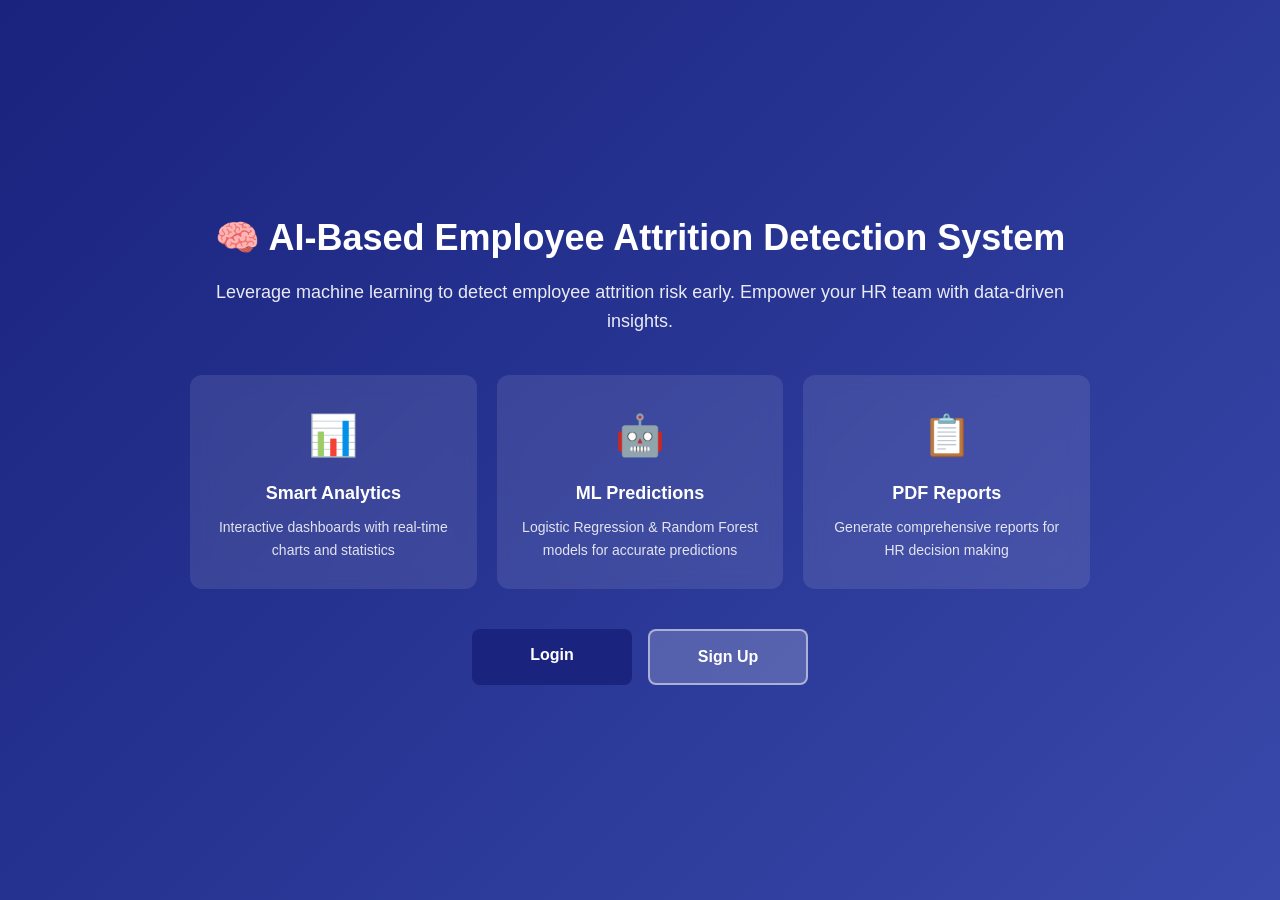
<file: templates/index.html>
<!DOCTYPE html>
<html lang="en">
<head>
    <meta charset="UTF-8">
    <meta name="viewport" content="width=device-width, initial-scale=1.0">
    <title>Employee Attrition Detection System</title>
    <link rel="stylesheet" href="/static/css/style.css">
</head>
<body class="landing-page">
    <div class="landing-container">
        <div class="landing-content">
            <h1>🧠 AI-Based Employee Attrition Detection System</h1>
            <p class="landing-subtitle">
                Leverage machine learning to detect employee attrition risk early.
                Empower your HR team with data-driven insights.
            </p>

            <div class="landing-features">
                <div class="feature-card">
                    <div class="feature-icon">📊</div>
                    <h3>Smart Analytics</h3>
                    <p>Interactive dashboards with real-time charts and statistics</p>
                </div>
                <div class="feature-card">
                    <div class="feature-icon">🤖</div>
                    <h3>ML Predictions</h3>
                    <p>Logistic Regression & Random Forest models for accurate predictions</p>
                </div>
                <div class="feature-card">
                    <div class="feature-icon">📋</div>
                    <h3>PDF Reports</h3>
                    <p>Generate comprehensive reports for HR decision making</p>
                </div>
            </div>

            <div class="landing-actions">
                <a href="/login" class="btn btn-primary btn-lg">Login</a>
                <a href="/signup" class="btn btn-secondary btn-lg">Sign Up</a>
            </div>
        </div>
    </div>
</body>
</html>
</file>
<file: static/css/style.css>
/* ══════════════════════════════════════════════════════════
   style.css - Main stylesheet
   AI-Based Employee Attrition Detection System
   ══════════════════════════════════════════════════════════ */

/* ── Reset & Base ────────────────────────────────────────── */
*, *::before, *::after {
    box-sizing: border-box;
    margin: 0;
    padding: 0;
}

:root {
    --primary: #1a237e;
    --primary-light: #3949ab;
    --secondary: #455a64;
    --success: #2e7d32;
    --danger: #c62828;
    --warning: #e65100;
    --info: #0277bd;
    --light: #f5f5f5;
    --dark: #212121;
    --white: #ffffff;
    --border: #e0e0e0;
    --shadow: 0 2px 8px rgba(0,0,0,0.1);
    --shadow-lg: 0 4px 16px rgba(0,0,0,0.15);
    --radius: 8px;
    --radius-lg: 12px;
    --transition: all 0.3s ease;
}

body {
    font-family: 'Segoe UI', Tahoma, Geneva, Verdana, sans-serif;
    background: var(--light);
    color: var(--dark);
    line-height: 1.6;
    min-height: 100vh;
}

a {
    color: var(--primary);
    text-decoration: none;
}

a:hover {
    text-decoration: underline;
}

/* ── Buttons ─────────────────────────────────────────────── */
.btn {
    display: inline-block;
    padding: 10px 20px;
    border: none;
    border-radius: var(--radius);
    font-size: 14px;
    font-weight: 600;
    cursor: pointer;
    transition: var(--transition);
    text-decoration: none;
    text-align: center;
    line-height: 1.5;
}

.btn:hover {
    transform: translateY(-1px);
    box-shadow: var(--shadow);
    text-decoration: none;
}

.btn-primary { background: var(--primary); color: var(--white); }
.btn-primary:hover { background: var(--primary-light); }
.btn-secondary { background: var(--secondary); color: var(--white); }
.btn-success { background: var(--success); color: var(--white); }
.btn-danger { background: var(--danger); color: var(--white); }
.btn-warning { background: var(--warning); color: var(--white); }
.btn-info { background: var(--info); color: var(--white); }
.btn-block { display: block; width: 100%; }
.btn-lg { padding: 14px 32px; font-size: 16px; }
.btn:disabled { opacity: 0.6; cursor: not-allowed; transform: none; }

/* ── Alerts / Flash Messages ─────────────────────────────── */
.alert {
    padding: 12px 20px;
    border-radius: var(--radius);
    margin-bottom: 16px;
    font-size: 14px;
    position: relative;
    animation: slideIn 0.3s ease;
}

@keyframes slideIn {
    from { opacity: 0; transform: translateY(-10px); }
    to { opacity: 1; transform: translateY(0); }
}

.alert-success { background: #e8f5e9; color: #1b5e20; border-left: 4px solid var(--success); }
.alert-error { background: #ffebee; color: #b71c1c; border-left: 4px solid var(--danger); }
.alert-warning { background: #fff3e0; color: #e65100; border-left: 4px solid var(--warning); }
.alert-info { background: #e3f2fd; color: #0d47a1; border-left: 4px solid var(--info); }

.alert-close {
    position: absolute;
    right: 12px;
    top: 50%;
    transform: translateY(-50%);
    cursor: pointer;
    font-size: 20px;
    opacity: 0.6;
}

.alert-close:hover { opacity: 1; }

/* ── Navigation Bar ──────────────────────────────────────── */
.navbar {
    background: var(--primary);
    color: var(--white);
    padding: 0 24px;
    display: flex;
    align-items: center;
    justify-content: space-between;
    height: 60px;
    box-shadow: var(--shadow);
    position: sticky;
    top: 0;
    z-index: 1000;
}

.nav-brand {
    font-size: 18px;
    font-weight: 700;
    letter-spacing: 0.5px;
}

.nav-links {
    display: flex;
    gap: 8px;
    align-items: center;
}

.nav-link {
    color: rgba(255,255,255,0.8);
    padding: 8px 16px;
    border-radius: var(--radius);
    font-size: 14px;
    font-weight: 500;
    transition: var(--transition);
    text-decoration: none;
}

.nav-link:hover, .nav-link.active {
    background: rgba(255,255,255,0.15);
    color: var(--white);
    text-decoration: none;
}

.nav-logout {
    background: rgba(198,40,40,0.3);
}

.nav-logout:hover {
    background: rgba(198,40,40,0.6);
}

.nav-toggle {
    display: none;
    font-size: 24px;
    cursor: pointer;
    color: var(--white);
}

/* ── Main Content ────────────────────────────────────────── */
.main-content {
    max-width: 1400px;
    margin: 0 auto;
    padding: 24px;
}

.page-header {
    margin-bottom: 24px;
}

.page-header h1 {
    font-size: 28px;
    color: var(--primary);
    margin-bottom: 4px;
}

.page-header p {
    color: var(--secondary);
    font-size: 14px;
}

/* ── Stats Grid ──────────────────────────────────────────── */
.stats-grid {
    display: grid;
    grid-template-columns: repeat(auto-fit, minmax(240px, 1fr));
    gap: 16px;
    margin-bottom: 24px;
}

.stat-card {
    background: var(--white);
    border-radius: var(--radius-lg);
    padding: 20px;
    display: flex;
    align-items: center;
    gap: 16px;
    box-shadow: var(--shadow);
    transition: var(--transition);
}

.stat-card:hover {
    transform: translateY(-2px);
    box-shadow: var(--shadow-lg);
}

.stat-icon {
    font-size: 36px;
    width: 60px;
    height: 60px;
    display: flex;
    align-items: center;
    justify-content: center;
    border-radius: 50%;
}

.stat-blue .stat-icon { background: #e3f2fd; }
.stat-green .stat-icon { background: #e8f5e9; }
.stat-red .stat-icon { background: #ffebee; }
.stat-orange .stat-icon { background: #fff3e0; }

.stat-info h3 {
    font-size: 24px;
    font-weight: 700;
    color: var(--dark);
}

.stat-info p {
    font-size: 13px;
    color: var(--secondary);
}

/* ── Action Bar ──────────────────────────────────────────── */
.action-bar {
    display: flex;
    flex-wrap: wrap;
    gap: 10px;
    margin-bottom: 24px;
    padding: 16px;
    background: var(--white);
    border-radius: var(--radius-lg);
    box-shadow: var(--shadow);
    align-items: center;
}

.upload-form {
    display: inline-block;
}

.upload-label {
    cursor: pointer;
}

/* ── Charts Grid ─────────────────────────────────────────── */
.charts-grid {
    display: grid;
    grid-template-columns: repeat(auto-fit, minmax(450px, 1fr));
    gap: 20px;
    margin-bottom: 24px;
}

.chart-card {
    background: var(--white);
    border-radius: var(--radius-lg);
    padding: 20px;
    box-shadow: var(--shadow);
}

.chart-card h3 {
    font-size: 16px;
    color: var(--primary);
    margin-bottom: 16px;
    padding-bottom: 8px;
    border-bottom: 2px solid var(--border);
}

.chart-placeholder {
    display: flex;
    align-items: center;
    justify-content: center;
    height: 200px;
    color: var(--secondary);
    font-style: italic;
}

/* ── Tables ──────────────────────────────────────────────── */
.table-card {
    background: var(--white);
    border-radius: var(--radius-lg);
    padding: 20px;
    box-shadow: var(--shadow);
    margin-bottom: 24px;
}

.table-card h3 {
    font-size: 16px;
    color: var(--primary);
    margin-bottom: 16px;
}

.table-responsive {
    overflow-x: auto;
}

.data-table {
    width: 100%;
    border-collapse: collapse;
    font-size: 13px;
}

.data-table th {
    background: var(--primary);
    color: var(--white);
    padding: 10px 12px;
    text-align: left;
    font-weight: 600;
    white-space: nowrap;
}

.data-table td {
    padding: 10px 12px;
    border-bottom: 1px solid var(--border);
}

.data-table tbody tr:hover {
    background: #f5f5f5;
}

/* ── Badges ──────────────────────────────────────────────── */
.badge {
    display: inline-block;
    padding: 4px 10px;
    border-radius: 20px;
    font-size: 12px;
    font-weight: 600;
    text-transform: uppercase;
}

.badge-low { background: #e8f5e9; color: #1b5e20; }
.badge-medium { background: #fff3e0; color: #e65100; }
.badge-high { background: #ffebee; color: #b71c1c; }
.badge-stay { background: #e3f2fd; color: #0d47a1; }
.badge-leave { background: #fce4ec; color: #880e4f; }

.badge-risk-low-risk { background: #e8f5e9; color: #1b5e20; }
.badge-risk-medium-risk { background: #fff3e0; color: #e65100; }
.badge-risk-high-risk { background: #ffebee; color: #b71c1c; }

.badge-lg {
    padding: 8px 20px;
    font-size: 16px;
    border-radius: 24px;
}

/* ── Auth Pages ──────────────────────────────────────────── */
.auth-page {
    background: linear-gradient(135deg, #1a237e 0%, #283593 50%, #3949ab 100%);
    display: flex;
    align-items: center;
    justify-content: center;
    min-height: 100vh;
}

.auth-container {
    width: 100%;
    max-width: 440px;
    padding: 20px;
}

.auth-card {
    background: var(--white);
    border-radius: var(--radius-lg);
    padding: 40px;
    box-shadow: var(--shadow-lg);
}

.auth-header {
    text-align: center;
    margin-bottom: 28px;
}

.auth-header h1 {
    font-size: 28px;
    color: var(--primary);
    margin-bottom: 4px;
}

.auth-header p {
    color: var(--secondary);
    font-size: 14px;
}

.auth-form .form-group {
    margin-bottom: 16px;
}

.auth-form label {
    display: block;
    font-size: 13px;
    font-weight: 600;
    color: var(--dark);
    margin-bottom: 6px;
}

.auth-form input {
    width: 100%;
    padding: 12px 14px;
    border: 1px solid var(--border);
    border-radius: var(--radius);
    font-size: 14px;
    transition: var(--transition);
}

.auth-form input:focus {
    outline: none;
    border-color: var(--primary);
    box-shadow: 0 0 0 3px rgba(26,35,126,0.1);
}

.auth-footer {
    text-align: center;
    margin-top: 20px;
    font-size: 14px;
    color: var(--secondary);
}

/* ── Landing Page ────────────────────────────────────────── */
.landing-page {
    background: linear-gradient(135deg, #1a237e 0%, #283593 50%, #3949ab 100%);
    color: var(--white);
}

.landing-container {
    min-height: 100vh;
    display: flex;
    align-items: center;
    justify-content: center;
    padding: 40px 20px;
}

.landing-content {
    text-align: center;
    max-width: 900px;
}

.landing-content h1 {
    font-size: 36px;
    margin-bottom: 16px;
    line-height: 1.3;
}

.landing-subtitle {
    font-size: 18px;
    opacity: 0.9;
    margin-bottom: 40px;
    line-height: 1.6;
}

.landing-features {
    display: grid;
    grid-template-columns: repeat(auto-fit, minmax(220px, 1fr));
    gap: 20px;
    margin-bottom: 40px;
}

.feature-card {
    background: rgba(255,255,255,0.1);
    backdrop-filter: blur(10px);
    border-radius: var(--radius-lg);
    padding: 28px 20px;
    transition: var(--transition);
}

.feature-card:hover {
    background: rgba(255,255,255,0.18);
    transform: translateY(-4px);
}

.feature-icon {
    font-size: 40px;
    margin-bottom: 12px;
}

.feature-card h3 {
    font-size: 18px;
    margin-bottom: 8px;
}

.feature-card p {
    font-size: 14px;
    opacity: 0.85;
}

.landing-actions {
    display: flex;
    gap: 16px;
    justify-content: center;
}

.landing-actions .btn {
    min-width: 160px;
}

.landing-actions .btn-secondary {
    background: rgba(255,255,255,0.2);
    border: 2px solid rgba(255,255,255,0.5);
}

.landing-actions .btn-secondary:hover {
    background: rgba(255,255,255,0.3);
}

/* ── Prediction Page ─────────────────────────────────────── */
.prediction-layout {
    display: grid;
    grid-template-columns: 1fr 1fr;
    gap: 24px;
    align-items: start;
}

.card {
    background: var(--white);
    border-radius: var(--radius-lg);
    padding: 24px;
    box-shadow: var(--shadow);
}

.card h3 {
    font-size: 18px;
    color: var(--primary);
    margin-bottom: 20px;
    padding-bottom: 8px;
    border-bottom: 2px solid var(--border);
}

.form-row {
    display: grid;
    grid-template-columns: 1fr 1fr;
    gap: 16px;
    margin-bottom: 0;
}

.form-group {
    margin-bottom: 16px;
}

.form-group label {
    display: block;
    font-size: 13px;
    font-weight: 600;
    color: var(--dark);
    margin-bottom: 6px;
}

.form-group input,
.form-group select {
    width: 100%;
    padding: 10px 12px;
    border: 1px solid var(--border);
    border-radius: var(--radius);
    font-size: 14px;
    transition: var(--transition);
}

.form-group input:focus,
.form-group select:focus {
    outline: none;
    border-color: var(--primary);
    box-shadow: 0 0 0 3px rgba(26,35,126,0.1);
}

/* ── Prediction Results ──────────────────────────────────── */
.result-grid {
    display: grid;
    grid-template-columns: 1fr 1fr;
    gap: 16px;
    margin-bottom: 20px;
}

.result-item {
    text-align: center;
    padding: 16px;
    background: var(--light);
    border-radius: var(--radius);
}

.result-item label {
    display: block;
    font-size: 12px;
    color: var(--secondary);
    margin-bottom: 8px;
    text-transform: uppercase;
    font-weight: 600;
}

.result-value {
    font-size: 16px;
}

.result-risk {
    grid-column: 1 / -1;
}

.result-details {
    margin-top: 20px;
}

.result-details h4 {
    font-size: 14px;
    color: var(--primary);
    margin-bottom: 10px;
}

.details-table {
    width: 100%;
    font-size: 13px;
}

.details-table td {
    padding: 8px 12px;
    border-bottom: 1px solid var(--border);
}

.details-table td:first-child {
    font-weight: 600;
    color: var(--secondary);
    width: 50%;
}

/* ── Empty State ─────────────────────────────────────────── */
.empty-state {
    text-align: center;
    padding: 60px 20px;
    background: var(--white);
    border-radius: var(--radius-lg);
    box-shadow: var(--shadow);
}

.empty-icon {
    font-size: 64px;
    margin-bottom: 16px;
}

.empty-state h2 {
    color: var(--primary);
    margin-bottom: 8px;
}

.empty-state p {
    color: var(--secondary);
    margin-bottom: 20px;
}

/* ── Loading Overlay ─────────────────────────────────────── */
.loading-overlay {
    position: fixed;
    top: 0;
    left: 0;
    right: 0;
    bottom: 0;
    background: rgba(0,0,0,0.5);
    display: flex;
    align-items: center;
    justify-content: center;
    z-index: 9999;
}

.loading-spinner {
    background: var(--white);
    padding: 40px;
    border-radius: var(--radius-lg);
    text-align: center;
    box-shadow: var(--shadow-lg);
}

.spinner {
    width: 48px;
    height: 48px;
    border: 4px solid var(--border);
    border-top: 4px solid var(--primary);
    border-radius: 50%;
    animation: spin 1s linear infinite;
    margin: 0 auto 16px;
}

@keyframes spin {
    0% { transform: rotate(0deg); }
    100% { transform: rotate(360deg); }
}

.loading-spinner p {
    color: var(--secondary);
    font-size: 14px;
}

/* ── Responsive ──────────────────────────────────────────── */
@media (max-width: 768px) {
    .nav-links {
        display: none;
        position: absolute;
        top: 60px;
        left: 0;
        right: 0;
        background: var(--primary);
        flex-direction: column;
        padding: 16px;
        gap: 4px;
        box-shadow: var(--shadow-lg);
    }

    .nav-links.nav-open {
        display: flex;
    }

    .nav-toggle {
        display: block;
    }

    .stats-grid {
        grid-template-columns: repeat(2, 1fr);
    }

    .charts-grid {
        grid-template-columns: 1fr;
    }

    .prediction-layout {
        grid-template-columns: 1fr;
    }

    .form-row {
        grid-template-columns: 1fr;
    }

    .action-bar {
        flex-direction: column;
        align-items: stretch;
    }

    .action-bar .btn {
        text-align: center;
    }

    .landing-content h1 {
        font-size: 26px;
    }

    .landing-actions {
        flex-direction: column;
        align-items: center;
    }
}

@media (max-width: 480px) {
    .stats-grid {
        grid-template-columns: 1fr;
    }

    .main-content {
        padding: 16px;
    }

    .auth-card {
        padding: 24px;
    }
}
</file>
